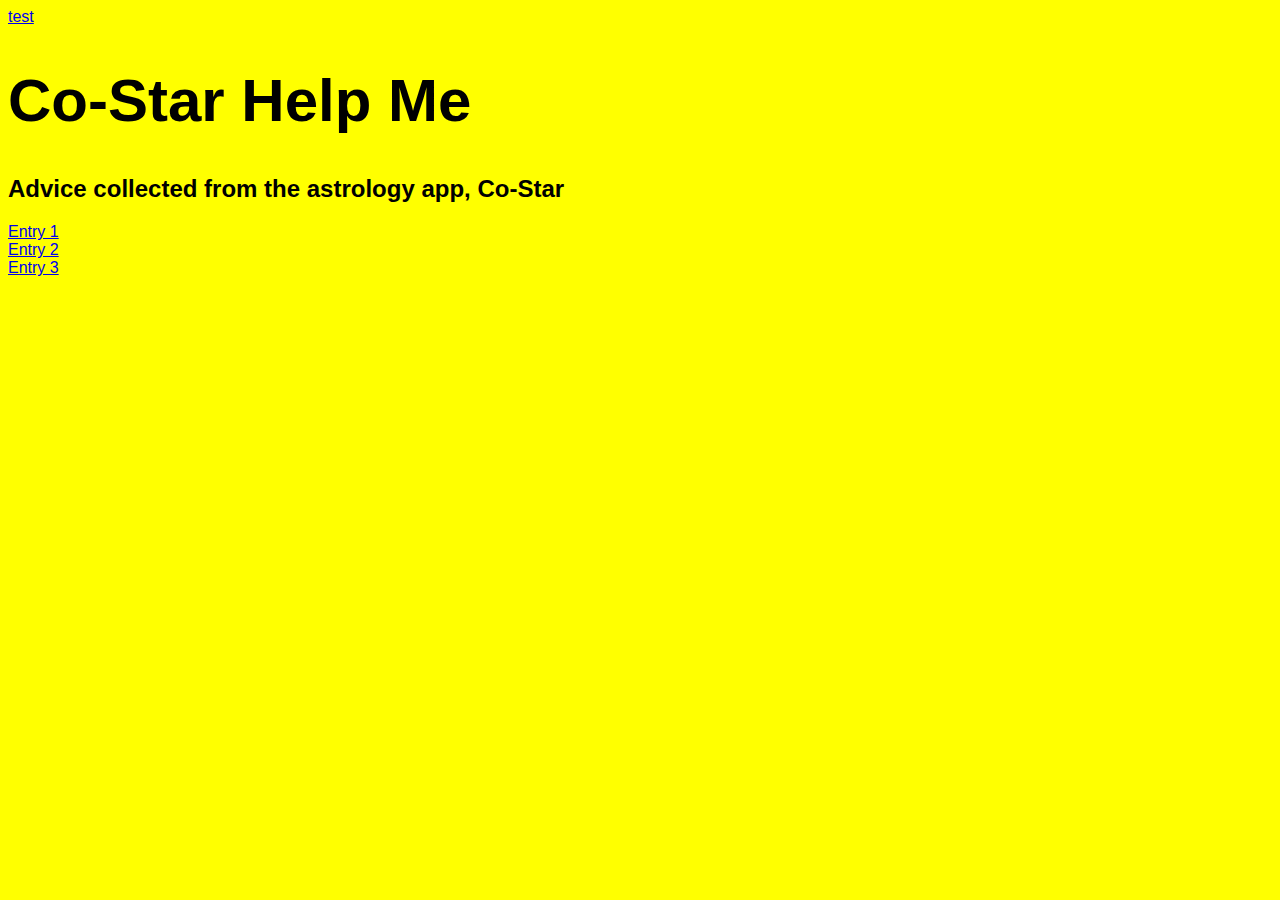
<file: index.html>
<!DOCTYPE html>
<html>
<head>
  <meta charset="utf-8">
  <meta name="viewport" content="width=device-width, initial-scale=1">
  <link rel="stylesheet" type="text/css" href="main.css">
  <link rel="preconnect" href="https://fonts.googleapis.com">
  <link rel="preconnect" href="https://fonts.gstatic.com" crossorigin>
  <link href="https://fonts.googleapis.com/css2?family=Yatra+One&display=swap" rel="stylesheet">
   <link rel="icon" type="image/x-icon" href="favicon.png">
  <title>Harmonic Collection Landing Page</title>
</head>
<body>
<div class="wrapper">
  <div class="heading">
    <div>
      <a href="entries/entry-1/index.html">test</a>
    <h1>Co-Star Help Me</h1>
    <h2>Advice collected from the astrology app, Co-Star</h2>
  </div>
  <div class="entries">
    <div class="entry">
      <a href="entries/entry-1/index.html">Entry 1</a>
    </div>
    <div class="entry">
      <a href="entries/entry-2/index.html">Entry 2</a>
    </div>
    <div class="entry">
      <a href="entries/entry-3/index.html">Entry 3</a>
    </div>
  </div>

</div>

</body>
</html>
</file>
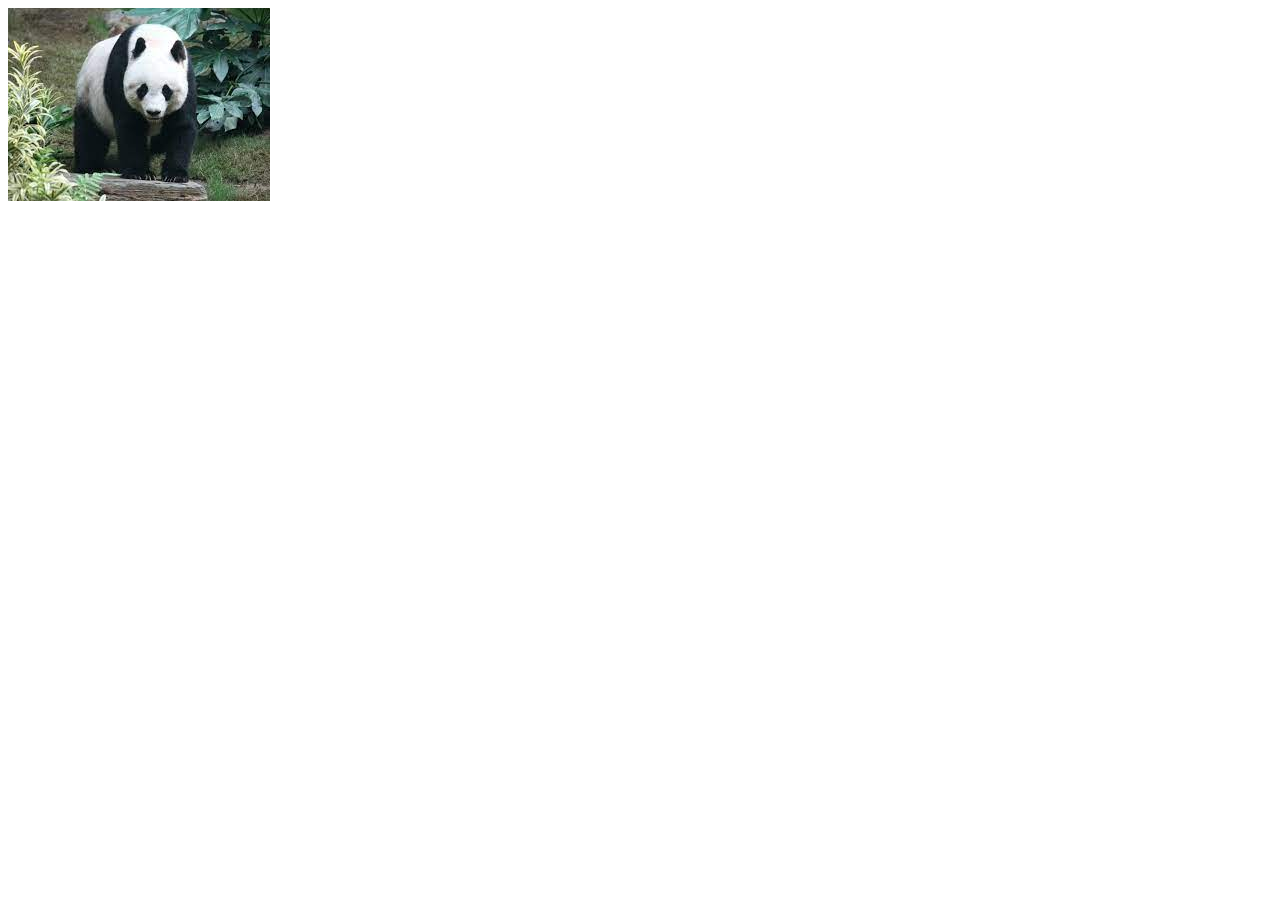
<file: entries/entry1/index.html>
<!DOCTYPE html>
<html>
<head>
	<meta charset="utf-8">
	<meta name="viewport" content="width=device-width, initial-scale=1">
	<title>This is a title</title>
</head>
<body>
	<img src="panda.jpg" alt="Panda photo">

</body>
</html>
</file>
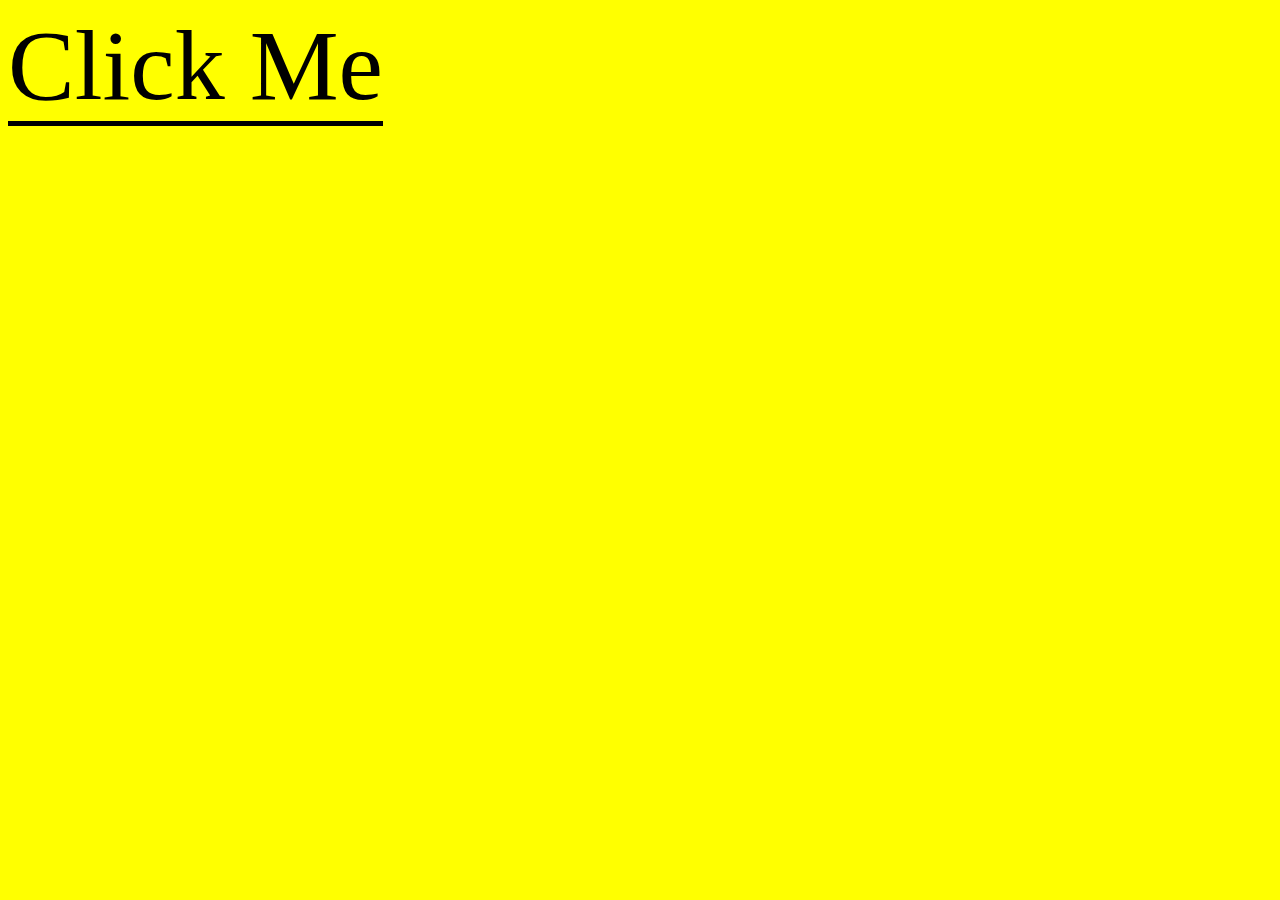
<file: exercises/hovering/index.html>
<!DOCTYPE html>
<html>
<head>
	<meta charset="utf-8">
	<meta name="viewport" content="width=device-width, initial-scale=1">
	<link rel="stylesheet" type="text/css" href="main.css">
	<title>Hovering</title>
</head>
<body>
	<a href="https://cif22.labud.nyc/agendas/week-5">Click Me</a>

</body>
</html>
</file>
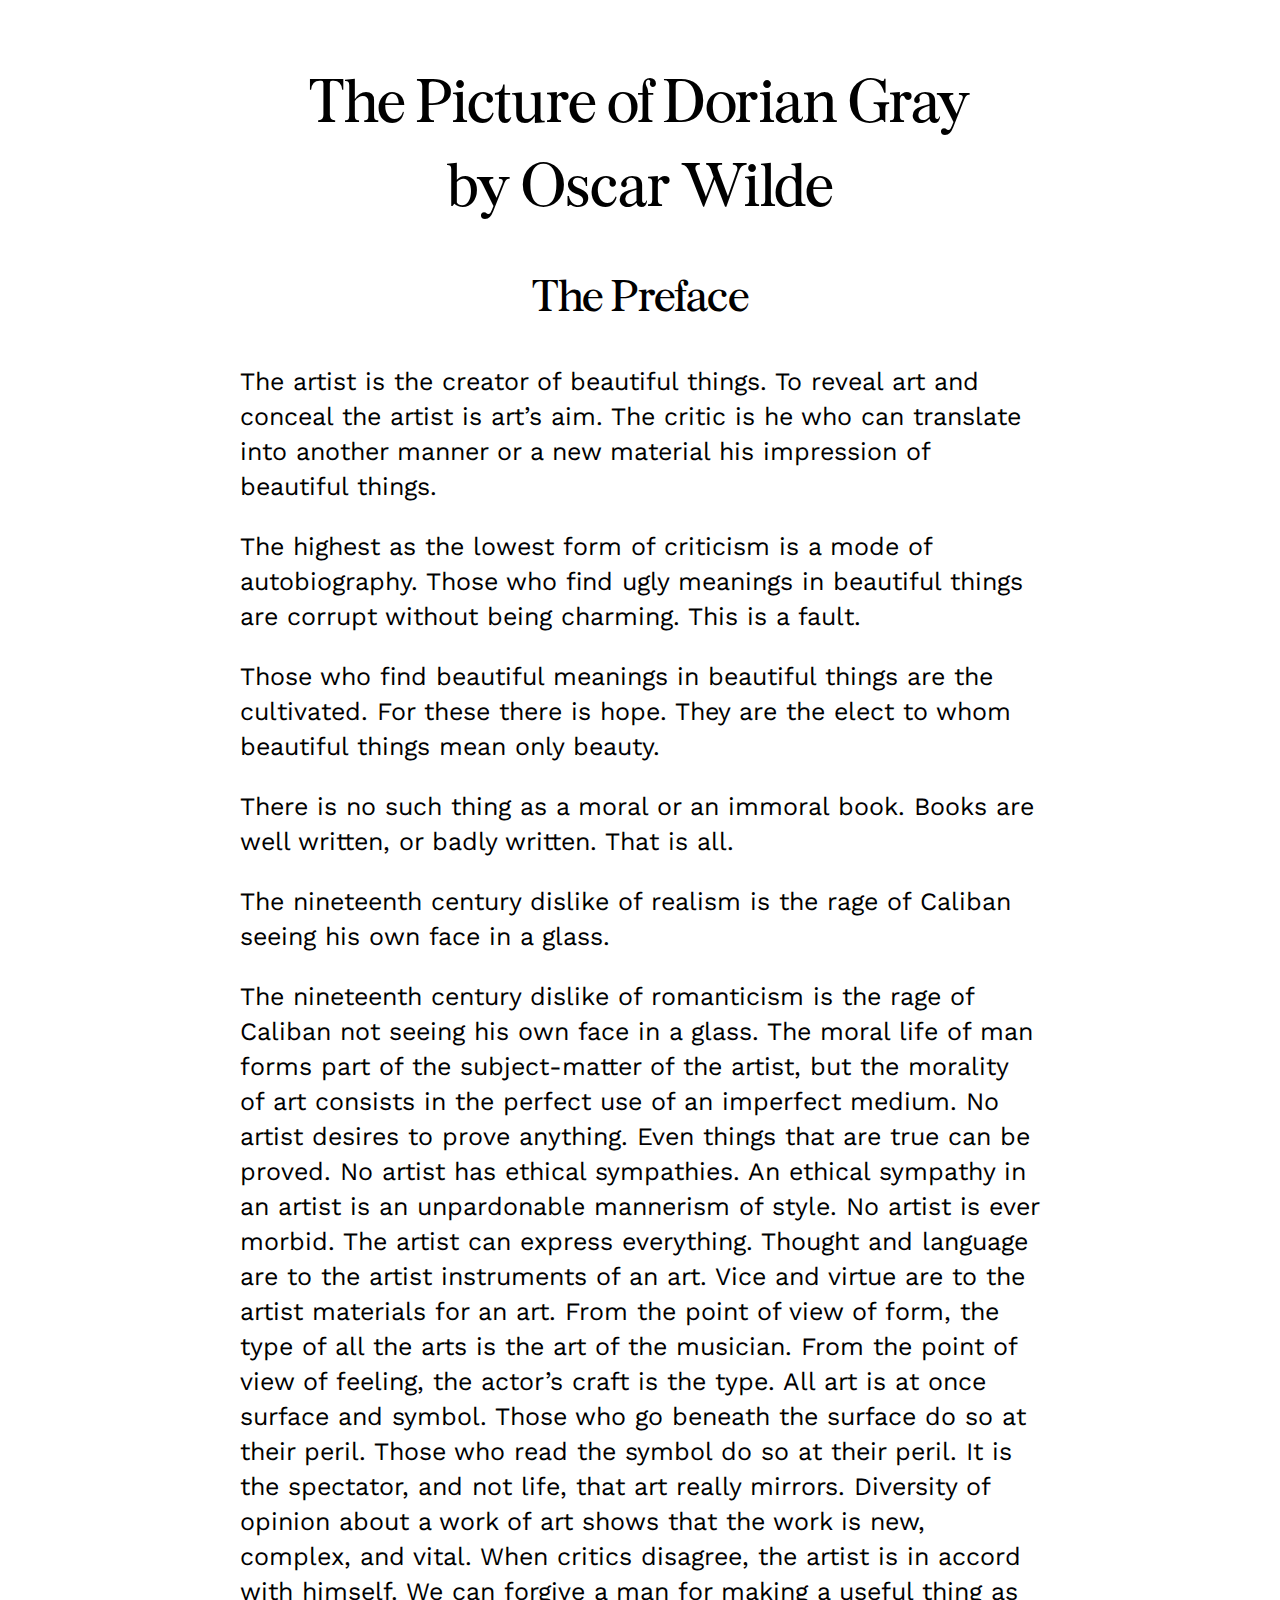
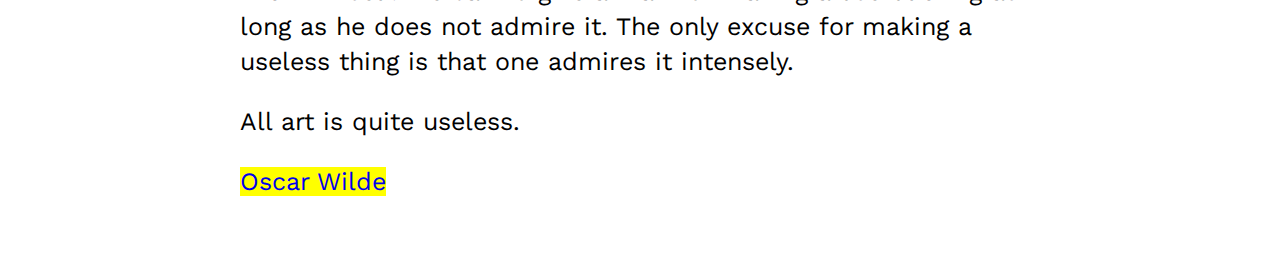
<file: exercises/type/index.html>
<!DOCTYPE html>
<html>
<head>
	<meta charset="utf-8">
	<meta name="viewport" content="width=device-width, initial-scale=1">
	<link rel="preconnect" href="https://fonts.googleapis.com">
	<link rel="preconnect" href="https://fonts.gstatic.com" crossorigin>
	<link href="https://fonts.googleapis.com/css2?family=Crimson+Pro:ital,wght@0,400;0,700;1,400;1,700&display=swap" rel="stylesheet">
	<link rel="preconnect" href="https://fonts.googleapis.com">
	<link rel="preconnect" href="https://fonts.gstatic.com" crossorigin>
	<link href="https://fonts.googleapis.com/css2?family=Work+Sans&display=swap" rel="stylesheet">
	<link rel="stylesheet" type="text/css" href="main.css">
	<title>The Picture of Dorian Gray</title>
</head>
<body>
	<div class="wrapper">
		<!-- <img src="book.jpg" alt="Book cover"> -->

		<div class="heading">
			<h1>The Picture of Dorian Gray</h1>
			<h1>by Oscar Wilde</h1>
			<h2>The Preface</h2>
		</div>
		<div class="content">
			<p>The artist is the creator of beautiful things. To reveal art and conceal the artist is art’s aim. The critic is he who can translate into another manner or a new material his impression of beautiful things.</p>
			<p>The highest as the lowest form of criticism is a mode of autobiography. Those who find ugly meanings in beautiful things are corrupt without being charming. This is a fault.</p>
			<p>Those who find beautiful meanings in beautiful things are the cultivated. For these there is hope. They are the elect to whom beautiful things mean only beauty.</p>
			<p>There is no such thing as a moral or an immoral book. Books are well written, or badly written. That is all.</p>
			<p>The nineteenth century dislike of realism is the rage of Caliban seeing his own face in a glass.
			</p>
			<p>
				The nineteenth century dislike of romanticism is the rage of Caliban not seeing his own face in a glass. The moral life of man forms part of the subject-matter of the artist, but the morality of art consists in the perfect use of an imperfect medium. No artist desires to prove anything. Even things that are true can be proved. No artist has ethical sympathies. An ethical sympathy in an artist is an unpardonable mannerism of style. No artist is ever morbid. The artist can express everything. Thought and language are to the artist instruments of an art. Vice and virtue are to the artist materials for an art. From the point of view of form, the type of all the arts is the art of the musician. From the point of view of feeling, the actor’s craft is the type. All art is at once surface and symbol. Those who go beneath the surface do so at their peril. Those who read the symbol do so at their peril. It is the spectator, and not life, that art really mirrors. Diversity of opinion about a work of art shows that the work is new, complex, and vital. When critics disagree, the artist is in accord with himself. We can forgive a man for making a useful thing as long as he does not admire it. The only excuse for making a useless thing is that one admires it intensely.
			</p>
			<p>All art is quite useless.</p>
			<a href="https://en.wikipedia.org/wiki/Oscar_Wilde" class="author">Oscar Wilde</a>
		</div>
		
	</div>

</body>
</html>
</file>
<file: main.css>
body {
  background-color: yellow;
  font-family: arial;
}

h1 {
  font-size: 60px;
}


/*body {
  font-size: 20px;
}


.wrapper {
  background-color: yellow;
}

.entries {
  background-color: seagreen;
}

.entry {
  padding: 50px;
}

a {
  color: blue;
  font-size: 80px;
}

.entry a {
  font-family: arial;
  color: yellow;
}*/
</file>
<file: exercises/hovering/main.css>
body {
	background-color: yellow;
}

a {
	font-size: 100px;
	color: black;
	text-decoration: none;
	border-bottom: 5px solid;
}

a:hover {
	color: magenta;
	border-bottom: 20px dashed;
}

/*a:active {
	color: white;
}

a:visited {
	color: green;
}*/
</file>
<file: exercises/type/main.css>
@font-face {
    font-family: 'burgess-regular';
    src: url('fonts/burgess-regular.eot');
    src: url('fonts/burgess-regular.eot?#iefix') format('embedded-opentype'),
         url('fonts/burgess-regular.woff') format('woff'),
         url('fonts/burgess-regular.woff2') format('woff2'),
         url('fonts/burgess-regular.ttf') format('truetype');
    font-weight: normal;
    font-style: normal;
}

@font-face {
    font-family: 'Big Caslon FB';
    src: url('fonts/BigCaslonFB-Black.woff2') format('woff2'),
        url('fonts/BigCaslonFB-Black.woff') format('woff');
    font-weight: 900;
    font-style: normal;
    font-display: swap;
}





body {
    font-family: 'Work Sans', sans-serif;
    font-size: 25px;
    line-height: 1.4;
    padding: 50px 0;
}

.wrapper {
    max-width: 800px;
    margin: 0 auto;
}

.heading {
    text-align: center;
}


.author {
    background-color: yellow;
}

a.author {
    text-decoration: none;
}

a.author:hover {
   background-color: black;
   color: white; 
   cursor: pointer;
}



h1 {
	font-size: 60px;
    margin: 0;
    letter-spacing: 0;
}

h2 {
	font-size: 45px;
}

h1, h2 {
	font-weight: 400;
    font-family: "burgess-regular", serif;
}
</file>
